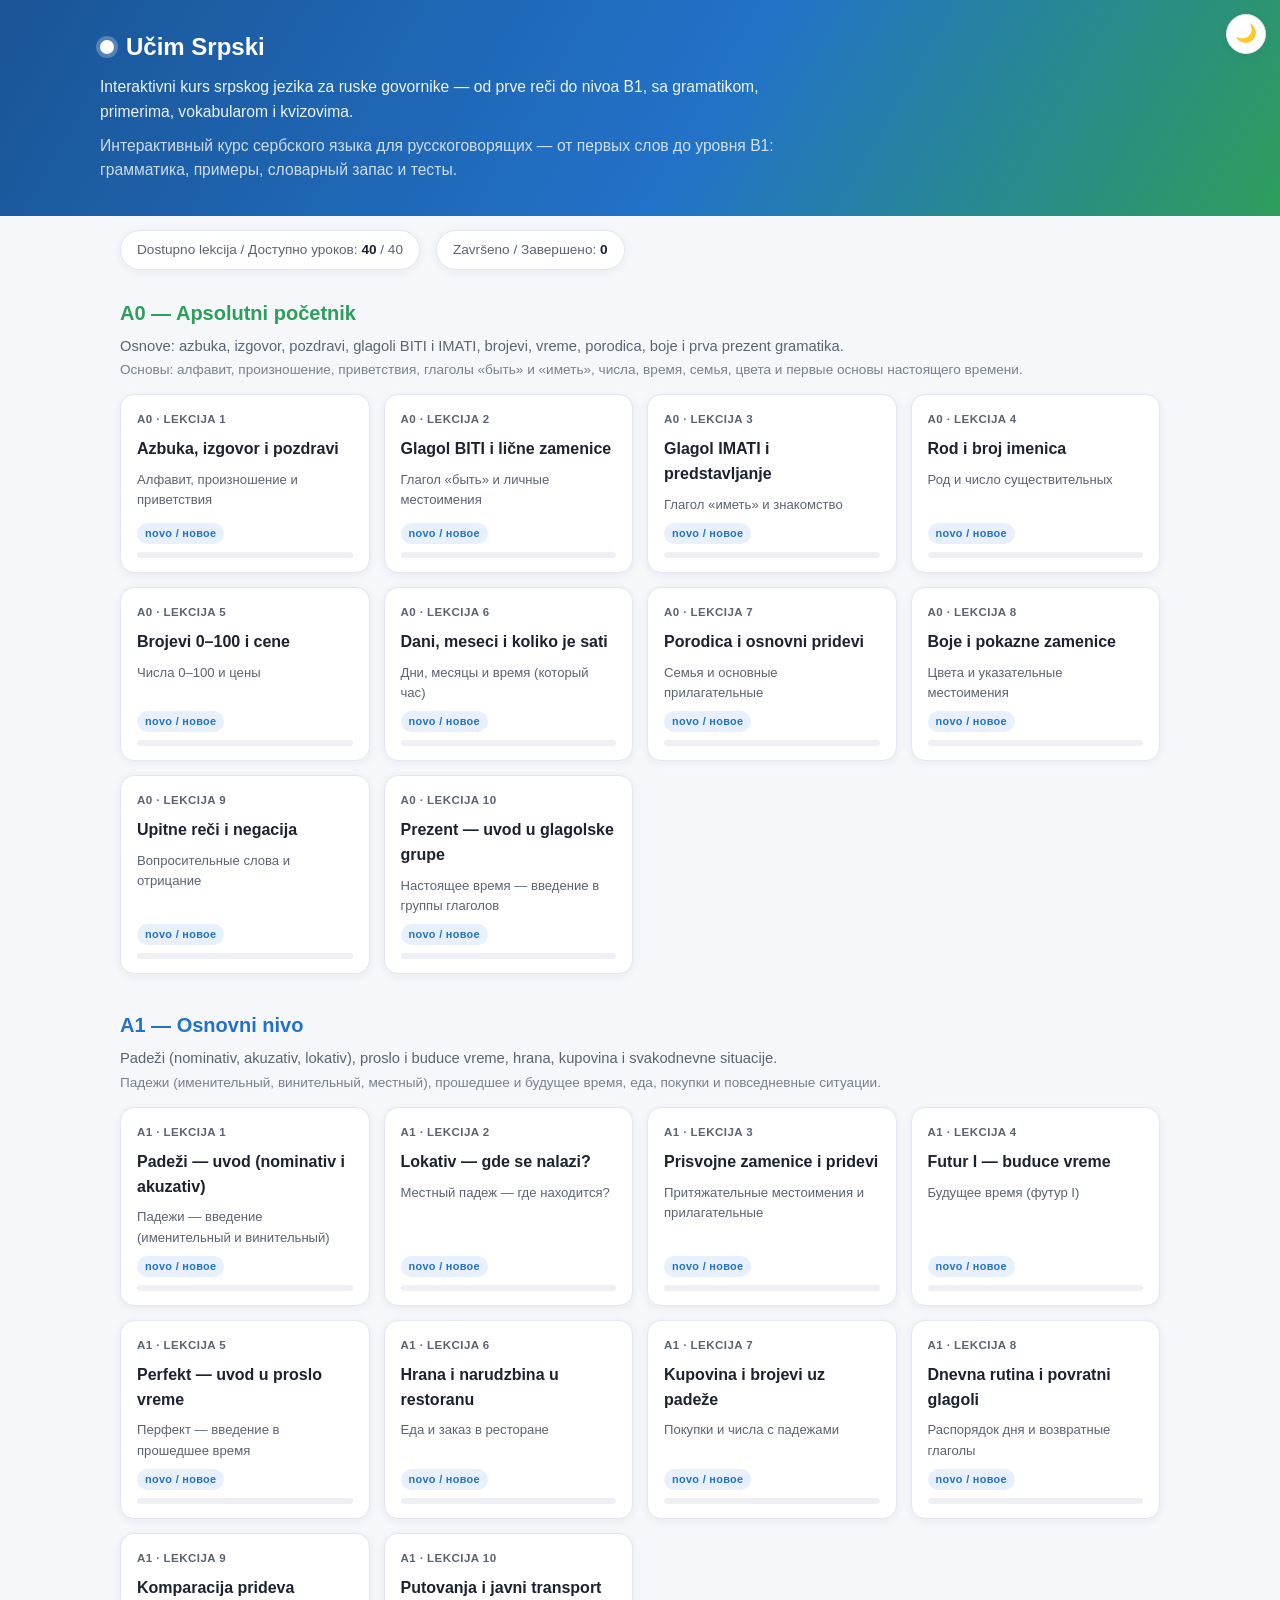
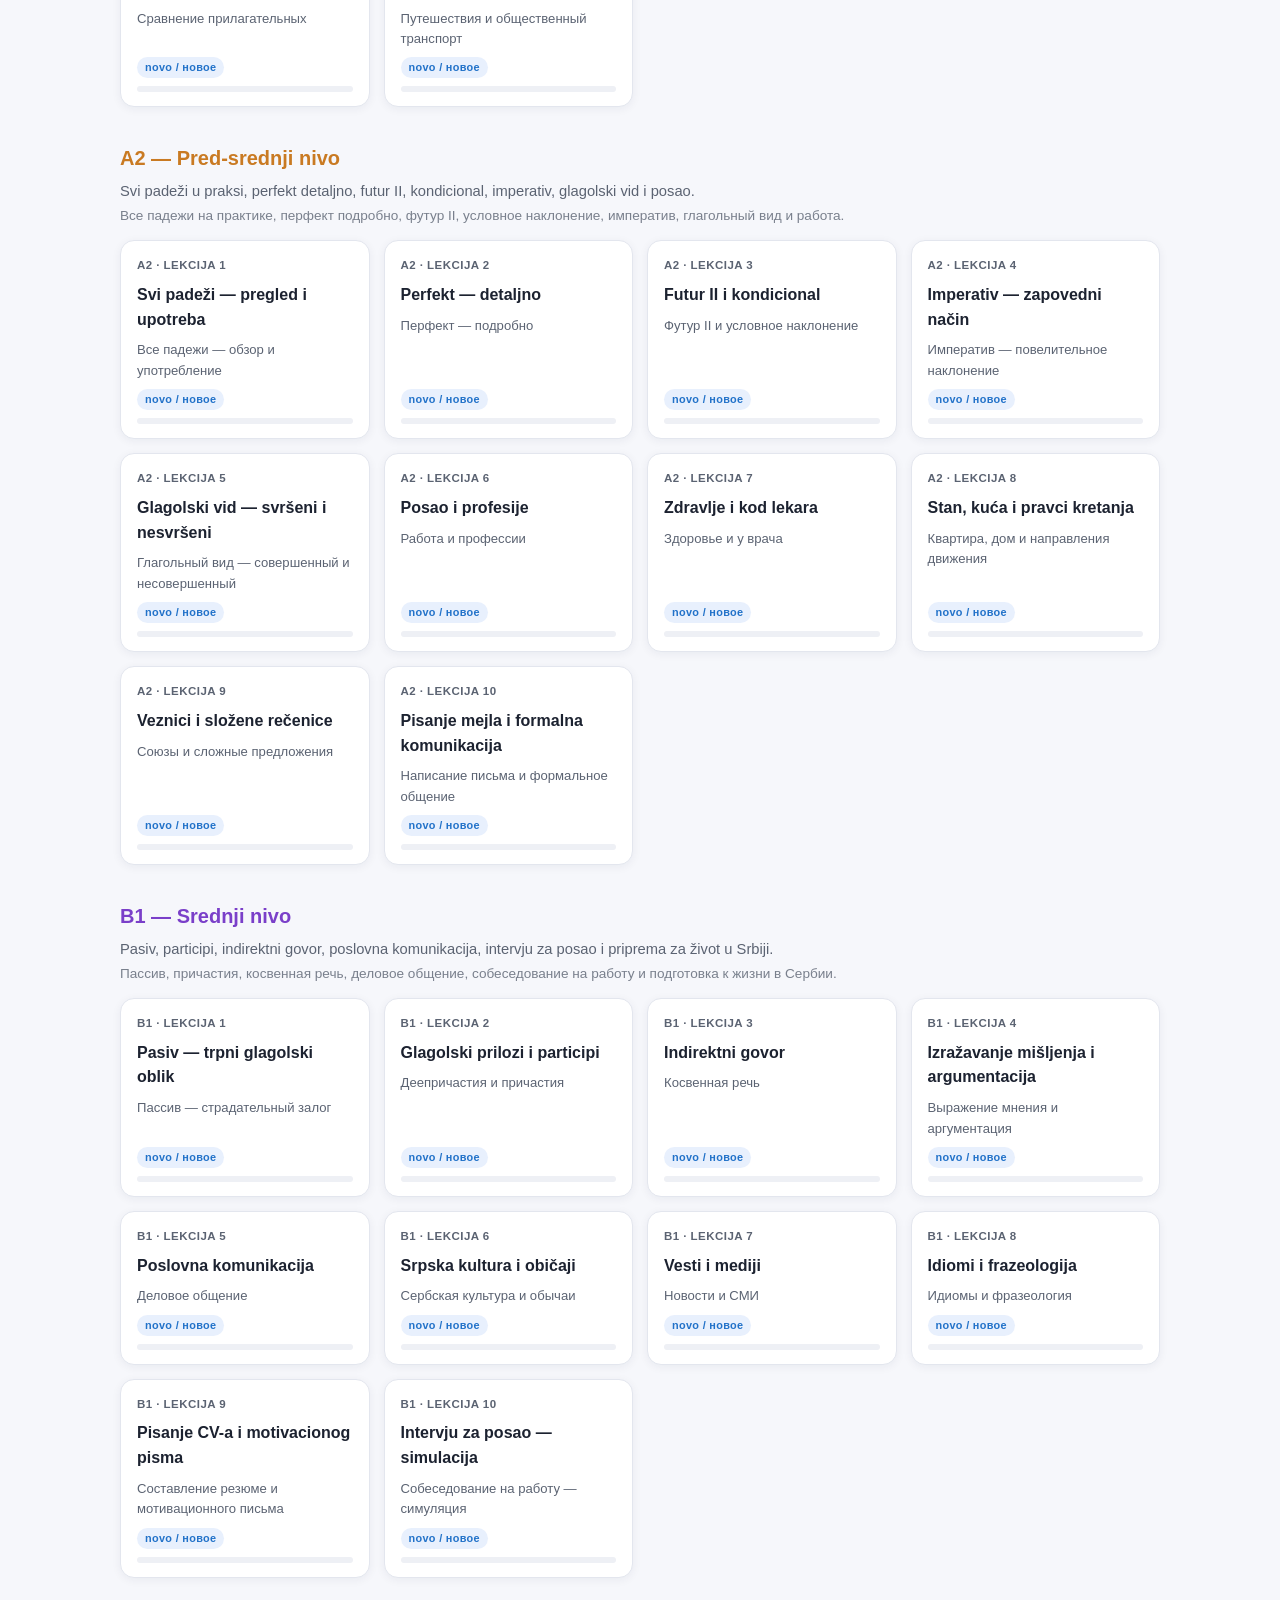
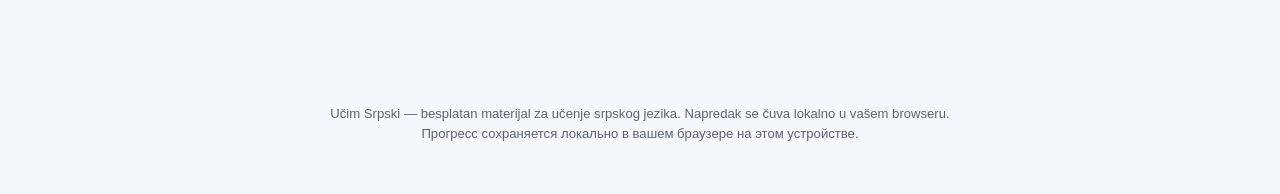
<file: index.html>
<!DOCTYPE html>
<html lang="sr-Latn">
<head>
<meta charset="UTF-8">
<meta name="viewport" content="width=device-width, initial-scale=1.0">
<title>Učim Srpski — kurs srpskog jezika za Ruse</title>
<meta name="description" content="Besplatan interaktivni kurs srpskog jezika za ruske govornike, od nivoa A0 do B1.">
<link rel="icon" href="data:,">
<script src="js/theme.js"></script>
<link rel="stylesheet" href="css/style.css">
</head>
<body>

<button id="themeToggle" class="theme-toggle" type="button" aria-label="Promeni temu / Сменить тему" title="Svetla/tamna tema / Светлая/тёмная тема">🌙</button>

<header class="site-header">
  <div class="inner">
    <div class="brand"><span class="flag-dot"></span> Učim Srpski</div>
    <p class="tagline">Interaktivni kurs srpskog jezika za ruske govornike — od prve reči do nivoa B1, sa gramatikom, primerima, vokabularom i kvizovima.</p>
    <p class="tagline tagline-ru">Интерактивный курс сербского языка для русскоговорящих — от первых слов до уровня B1: грамматика, примеры, словарный запас и тесты.</p>
  </div>
</header>

<main class="container">

  <div class="stats-bar" id="statsBar"></div>

  <div id="levels"></div>

</main>

<footer class="site-footer">
  Učim Srpski — besplatan materijal za učenje srpskog jezika. Napredak se čuva lokalno u vašem browseru.<br>
  Прогресс сохраняется локально в вашем браузере на этом устройстве.
</footer>

<script src="data/curriculum.js"></script>
<script src="js/storage.js"></script>
<script src="js/app.js"></script>
</body>
</html>
</file>
<file: css/style.css>
/* =======================================================================
   UCIM SRPSKI — glavni stil
   ======================================================================= */

:root {
  --bg: #f6f7fb;
  --surface: #ffffff;
  --text: #1c2230;
  --text-muted: #5b6372;
  --border: #e3e6ee;
  --primary: #2272c9;
  --primary-dark: #1a5596;
  --accent: #2e9e5b;
  --danger: #d1453b;
  --warn: #c97a22;
  --radius: 14px;
  --shadow: 0 2px 10px rgba(20, 30, 60, 0.06);
  --shadow-hover: 0 8px 24px rgba(20, 30, 60, 0.12);
  --font: "Segoe UI", -apple-system, BlinkMacSystemFont, Roboto, Arial, sans-serif;
}

:root[data-theme="dark"] {
  --bg: #161a24;
  --surface: #1e2330;
  --text: #e9edf5;
  --text-muted: #9aa3b5;
  --border: #2c3344;
  --primary: #5b9fe8;
  --primary-dark: #8ab8f0;
  --accent: #4bbf7f;
  --danger: #e36a60;
  --warn: #e0a24a;
  --shadow: 0 2px 10px rgba(0, 0, 0, 0.35);
  --shadow-hover: 0 8px 24px rgba(0, 0, 0, 0.45);
}

* { box-sizing: border-box; }

html, body {
  margin: 0;
  padding: 0;
  font-family: var(--font);
  background: var(--bg);
  color: var(--text);
  line-height: 1.55;
}

.theme-toggle {
  position: fixed;
  top: 14px;
  right: 14px;
  z-index: 100;
  width: 40px;
  height: 40px;
  border-radius: 50%;
  border: 1px solid var(--border);
  background: var(--surface);
  box-shadow: var(--shadow);
  font-size: 1.1rem;
  line-height: 1;
  cursor: pointer;
  display: flex;
  align-items: center;
  justify-content: center;
}
.theme-toggle:hover { box-shadow: var(--shadow-hover); }

a { color: var(--primary); text-decoration: none; }
a:hover { text-decoration: underline; }

img, svg { max-width: 100%; }

/* ---------- Layout ---------- */
.site-header {
  background: linear-gradient(120deg, #1a5596, #2272c9 55%, #2e9e5b);
  color: #fff;
  padding: 28px 20px 34px;
}

.site-header .inner {
  max-width: 1080px;
  margin: 0 auto;
}

.brand {
  display: flex;
  align-items: center;
  gap: 12px;
  font-size: 1.5rem;
  font-weight: 700;
}

.brand .flag-dot {
  width: 14px; height: 14px; border-radius: 50%;
  background: #fff;
  box-shadow: 0 0 0 4px rgba(255,255,255,.25);
}

.site-header p.tagline {
  margin: 10px 0 0;
  max-width: 680px;
  color: rgba(255,255,255,.92);
  font-size: 0.98rem;
}

.site-header .tagline-ru {
  opacity: 0.85;
  font-size: 0.88rem;
  margin-top: 4px;
}

main.container {
  max-width: 1080px;
  margin: 0 auto;
  padding: 28px 20px 60px;
}

footer.site-footer {
  text-align: center;
  color: var(--text-muted);
  font-size: 0.82rem;
  padding: 30px 20px 50px;
}

/* ---------- Stats bar ---------- */
.stats-bar {
  display: flex;
  gap: 16px;
  flex-wrap: wrap;
  margin: -14px 0 28px;
}
.stat-pill {
  background: var(--surface);
  border: 1px solid var(--border);
  border-radius: 999px;
  padding: 8px 16px;
  font-size: 0.85rem;
  color: var(--text-muted);
  box-shadow: var(--shadow);
}
.stat-pill b { color: var(--text); }

/* ---------- Level sections ---------- */
.level-block {
  margin-bottom: 36px;
}

.level-head {
  display: flex;
  align-items: baseline;
  justify-content: space-between;
  gap: 12px;
  margin-bottom: 6px;
  flex-wrap: wrap;
}

.level-head h2 {
  margin: 0;
  font-size: 1.25rem;
}

.level-desc {
  color: var(--text-muted);
  font-size: 0.92rem;
  margin: 2px 0 14px;
}
.level-desc .ru {
  display: block;
  font-size: 0.85rem;
  opacity: 0.8;
  margin-top: 2px;
}

.lesson-grid {
  display: grid;
  grid-template-columns: repeat(auto-fill, minmax(230px, 1fr));
  gap: 14px;
}

.lesson-card {
  background: var(--surface);
  border: 1px solid var(--border);
  border-radius: var(--radius);
  padding: 16px 16px 14px;
  box-shadow: var(--shadow);
  transition: box-shadow .15s, transform .15s;
  position: relative;
  display: flex;
  flex-direction: column;
  gap: 8px;
  min-height: 118px;
}

.lesson-card.ready { cursor: pointer; }
.lesson-card.ready:hover { box-shadow: var(--shadow-hover); transform: translateY(-2px); }
.lesson-card.locked { opacity: 0.6; }

.lesson-num {
  font-size: 0.72rem;
  font-weight: 700;
  letter-spacing: .04em;
  color: var(--text-muted);
  text-transform: uppercase;
}

.lesson-title { font-weight: 600; font-size: 1rem; }
.lesson-title-ru { font-size: 0.82rem; color: var(--text-muted); }

.lesson-status {
  margin-top: auto;
  font-size: 0.78rem;
  display: flex;
  align-items: center;
  gap: 6px;
}
.badge {
  display: inline-block;
  font-size: 0.68rem;
  font-weight: 700;
  padding: 2px 8px;
  border-radius: 999px;
  letter-spacing: .03em;
}
.badge.done { background: #e3f6ea; color: var(--accent); }
.badge.progress { background: #fff2de; color: var(--warn); }
.badge.soon { background: #eee; color: #888; }
.badge.new { background: #e8f0fd; color: var(--primary); }

.progress-track {
  height: 6px;
  border-radius: 999px;
  background: #eef0f5;
  overflow: hidden;
}
.progress-fill {
  height: 100%;
  background: var(--accent);
  border-radius: 999px;
}

/* ---------- Lesson page ---------- */
.lesson-header {
  background: var(--surface);
  border-bottom: 1px solid var(--border);
  position: sticky;
  top: 0;
  z-index: 20;
}
.lesson-header .inner {
  max-width: 880px;
  margin: 0 auto;
  padding: 14px 20px;
  display: flex;
  align-items: center;
  gap: 14px;
}
.back-link { font-size: 0.85rem; white-space: nowrap; }
.lesson-header h1 {
  font-size: 1.05rem;
  margin: 0;
  flex: 1;
  overflow: hidden;
  text-overflow: ellipsis;
  white-space: nowrap;
}

.step-tabs {
  display: flex;
  gap: 4px;
  max-width: 880px;
  margin: 0 auto;
  padding: 0 20px 10px;
  overflow-x: auto;
}
.step-tab {
  font-size: 0.74rem;
  padding: 6px 10px;
  border-radius: 999px;
  background: #eef1f7;
  color: var(--text-muted);
  white-space: nowrap;
  cursor: pointer;
  border: 1px solid transparent;
}
.step-tab.active { background: var(--primary); color: #fff; }
.step-tab.visited:not(.active) { border-color: var(--primary); color: var(--primary); }

.lesson-body {
  max-width: 880px;
  margin: 0 auto;
  padding: 26px 20px 40px;
}

.panel {
  background: var(--surface);
  border: 1px solid var(--border);
  border-radius: var(--radius);
  padding: 22px 24px;
  box-shadow: var(--shadow);
  margin-bottom: 18px;
}

.panel h2 {
  margin-top: 0;
  font-size: 1.15rem;
}
.panel h3 {
  font-size: 1rem;
  margin: 18px 0 8px;
}

.ru-box {
  background: #f1f6fd;
  border-left: 4px solid var(--primary);
  border-radius: 8px;
  padding: 12px 16px;
  font-size: 0.93rem;
  margin: 10px 0;
}
.ru-box.tip {
  background: #fff8ec;
  border-left-color: var(--warn);
}
.ru-box .lbl {
  font-weight: 700;
  font-size: 0.72rem;
  text-transform: uppercase;
  letter-spacing: .04em;
  color: var(--text-muted);
  display: block;
  margin-bottom: 4px;
}

.sr { font-weight: 600; color: var(--primary-dark); }
.sr-example {
  background: var(--bg);
  border-radius: 8px;
  padding: 10px 14px;
  margin: 6px 0;
}

table.conj {
  width: 100%;
  border-collapse: collapse;
  margin: 12px 0;
  font-size: 0.93rem;
}
table.conj th, table.conj td {
  border: 1px solid var(--border);
  padding: 7px 10px;
  text-align: left;
}
table.conj th { background: #f1f3f8; }

.example-list { list-style: none; padding: 0; margin: 10px 0; }
.example-list li {
  padding: 10px 0;
  border-bottom: 1px dashed var(--border);
}
.example-list li:last-child { border-bottom: none; }
.ex-sr { font-weight: 600; }
.ex-ru { color: var(--text-muted); font-size: 0.9rem; }

/* flip-card za primere */
.flip-card {
  background: var(--bg);
  border: 1px solid var(--border);
  border-radius: 10px;
  padding: 12px 14px;
  margin: 8px 0;
  cursor: pointer;
  user-select: none;
}
.flip-card .front { font-weight: 600; }
.flip-card .back {
  display: none;
  margin-top: 6px;
  color: var(--text-muted);
  font-size: 0.9rem;
  border-top: 1px dashed var(--border);
  padding-top: 6px;
}
.flip-card.open .back { display: block; }
.flip-card .hint { font-size: 0.72rem; color: var(--primary); margin-top: 4px; }

/* mini-drill u sklopu gramatike */
.drill {
  border: 1px solid var(--border);
  border-radius: 10px;
  padding: 14px 16px;
  margin: 14px 0;
  background: #fbfcff;
}
.drill .drill-q { font-weight: 600; margin-bottom: 10px; }
.drill-options { display: flex; flex-wrap: wrap; gap: 8px; margin-bottom: 8px; }
.opt-btn {
  border: 1px solid var(--border);
  background: #fff;
  border-radius: 8px;
  padding: 8px 14px;
  font-size: 0.9rem;
  cursor: pointer;
}
.opt-btn:hover { border-color: var(--primary); }
.opt-btn.correct { background: #e3f6ea; border-color: var(--accent); }
.opt-btn.wrong { background: #fdecea; border-color: var(--danger); }
.opt-btn.selected { background: #e8f0fd; border-color: var(--primary); }

.text-check-row { display: flex; gap: 8px; align-items: center; flex-wrap: wrap; }
.text-check-row input[type=text] {
  flex: 1;
  min-width: 160px;
  padding: 9px 12px;
  border: 1px solid var(--border);
  border-radius: 8px;
  font-size: 0.95rem;
}
.btn {
  border: none;
  background: var(--primary);
  color: #fff;
  padding: 9px 16px;
  border-radius: 8px;
  font-size: 0.9rem;
  cursor: pointer;
  font-weight: 600;
}
.btn:hover { background: var(--primary-dark); }
.btn.secondary { background: #eef1f7; color: var(--text); }
.btn.secondary:hover { background: #dfe3ec; }
.btn:disabled { opacity: .5; cursor: default; }

.feedback {
  margin-top: 8px;
  font-size: 0.88rem;
  font-weight: 600;
  display: none;
}
.feedback.show { display: block; }
.feedback.ok { color: var(--accent); }
.feedback.bad { color: var(--danger); }

/* vokabular / citanje */
.vocab-table { width: 100%; border-collapse: collapse; margin: 10px 0 18px; font-size: 0.92rem; }
.vocab-table td { padding: 6px 8px; border-bottom: 1px solid var(--border); }
.vocab-table td.w-sr { font-weight: 600; width: 45%; }
.vocab-table td.w-ru { color: var(--text-muted); }

.reading-excerpt {
  background: var(--bg);
  border-radius: 10px;
  padding: 16px 18px;
  font-size: 0.98rem;
  margin: 10px 0;
}
.reading-excerpt .source {
  display: block;
  font-size: 0.75rem;
  color: var(--text-muted);
  margin-top: 10px;
  font-style: italic;
}
.reading-excerpt .word {
  border-bottom: 2px dotted var(--primary);
  cursor: pointer;
  position: relative;
}
.reading-excerpt .word .tooltip {
  display: none;
  position: absolute;
  bottom: 125%;
  left: 0;
  background: #1c2230;
  color: #fff;
  padding: 4px 8px;
  border-radius: 6px;
  font-size: 0.78rem;
  white-space: nowrap;
  z-index: 5;
}
.reading-excerpt .word.open .tooltip { display: block; }

/* kviz */
.quiz-item {
  border: 1px solid var(--border);
  border-radius: 10px;
  padding: 16px 18px;
  margin-bottom: 14px;
  background: #fff;
}
.quiz-item .q-num {
  font-size: 0.72rem;
  font-weight: 700;
  color: var(--text-muted);
  text-transform: uppercase;
  margin-bottom: 4px;
}
.quiz-item .q-text { font-weight: 600; margin-bottom: 10px; }
.quiz-check-wrap { display: flex; align-items: center; gap: 10px; flex-wrap: wrap; margin-top: 8px; }

.quiz-summary {
  text-align: center;
  padding: 30px 20px;
}
.quiz-summary .score {
  font-size: 2.2rem;
  font-weight: 800;
  color: var(--primary);
}

.nav-row {
  display: flex;
  justify-content: space-between;
  gap: 10px;
  margin-top: 10px;
}

.pill-link {
  display: inline-block;
  font-size: 0.78rem;
  background: #eef1f7;
  padding: 4px 10px;
  border-radius: 999px;
  color: var(--text-muted);
  margin-left: 8px;
}

/* ---------- utility classes (replace inline styles for CSP compliance) ---------- */
.lvl-color-A0 { color: #2e9e5b; }
.lvl-color-A1 { color: #2272c9; }
.lvl-color-A2 { color: #c97a22; }
.lvl-color-B1 { color: #7a3fc9; }
:root[data-theme="dark"] .lvl-color-A0 { color: #4bbf7f; }
:root[data-theme="dark"] .lvl-color-A1 { color: #5b9fe8; }
:root[data-theme="dark"] .lvl-color-A2 { color: #e0a24a; }
:root[data-theme="dark"] .lvl-color-B1 { color: #a07bdb; }

.progress-fill.w0 { width: 0%; }
.progress-fill.w10 { width: 10%; }
.progress-fill.w20 { width: 20%; }
.progress-fill.w30 { width: 30%; }
.progress-fill.w40 { width: 40%; }
.progress-fill.w50 { width: 50%; }
.progress-fill.w60 { width: 60%; }
.progress-fill.w70 { width: 70%; }
.progress-fill.w80 { width: 80%; }
.progress-fill.w90 { width: 90%; }
.progress-fill.w100 { width: 100%; }

.quiz-intro-note { color: var(--text-muted); font-size: 0.9rem; }
.quiz-done-heading { padding: 0 2px; }
.quiz-summary-actions { margin-top: 14px; }
.btn-link-inline {
  margin-left: 8px;
  text-decoration: none;
  display: inline-block;
}

/* ---------- dark mode: adjust hardcoded pastel backgrounds ---------- */
:root[data-theme="dark"] .badge.done { background: #1d3a2a; }
:root[data-theme="dark"] .badge.progress { background: #3a2f16; }
:root[data-theme="dark"] .badge.soon { background: #2a2e38; color: #9aa3b5; }
:root[data-theme="dark"] .badge.new { background: #1c2b45; }
:root[data-theme="dark"] .progress-track { background: #2a3040; }
:root[data-theme="dark"] .step-tab { background: #242a38; }
:root[data-theme="dark"] .ru-box { background: #1a2740; }
:root[data-theme="dark"] .ru-box.tip { background: #332a16; }
:root[data-theme="dark"] table.conj th { background: #242a38; }
:root[data-theme="dark"] .drill { background: #1c212d; }
:root[data-theme="dark"] .opt-btn { background: var(--surface); color: var(--text); }
:root[data-theme="dark"] .opt-btn.correct { background: #1d3a2a; }
:root[data-theme="dark"] .opt-btn.wrong { background: #3a2220; }
:root[data-theme="dark"] .opt-btn.selected { background: #1c2b45; }
:root[data-theme="dark"] .btn.secondary { background: #242a38; color: var(--text); }
:root[data-theme="dark"] .btn.secondary:hover { background: #2c3344; }
:root[data-theme="dark"] .quiz-item { background: var(--surface); }
:root[data-theme="dark"] .pill-link { background: #242a38; }
:root[data-theme="dark"] .reading-excerpt .word .tooltip { background: #343b4a; }
:root[data-theme="dark"] .text-check-row input[type=text],
:root[data-theme="dark"] .drill input[type=text] {
  background: var(--surface);
  color: var(--text);
}

@media (max-width: 640px) {
  .lesson-header h1 { font-size: 0.92rem; }
  .panel { padding: 16px 16px; }
}
</file>
